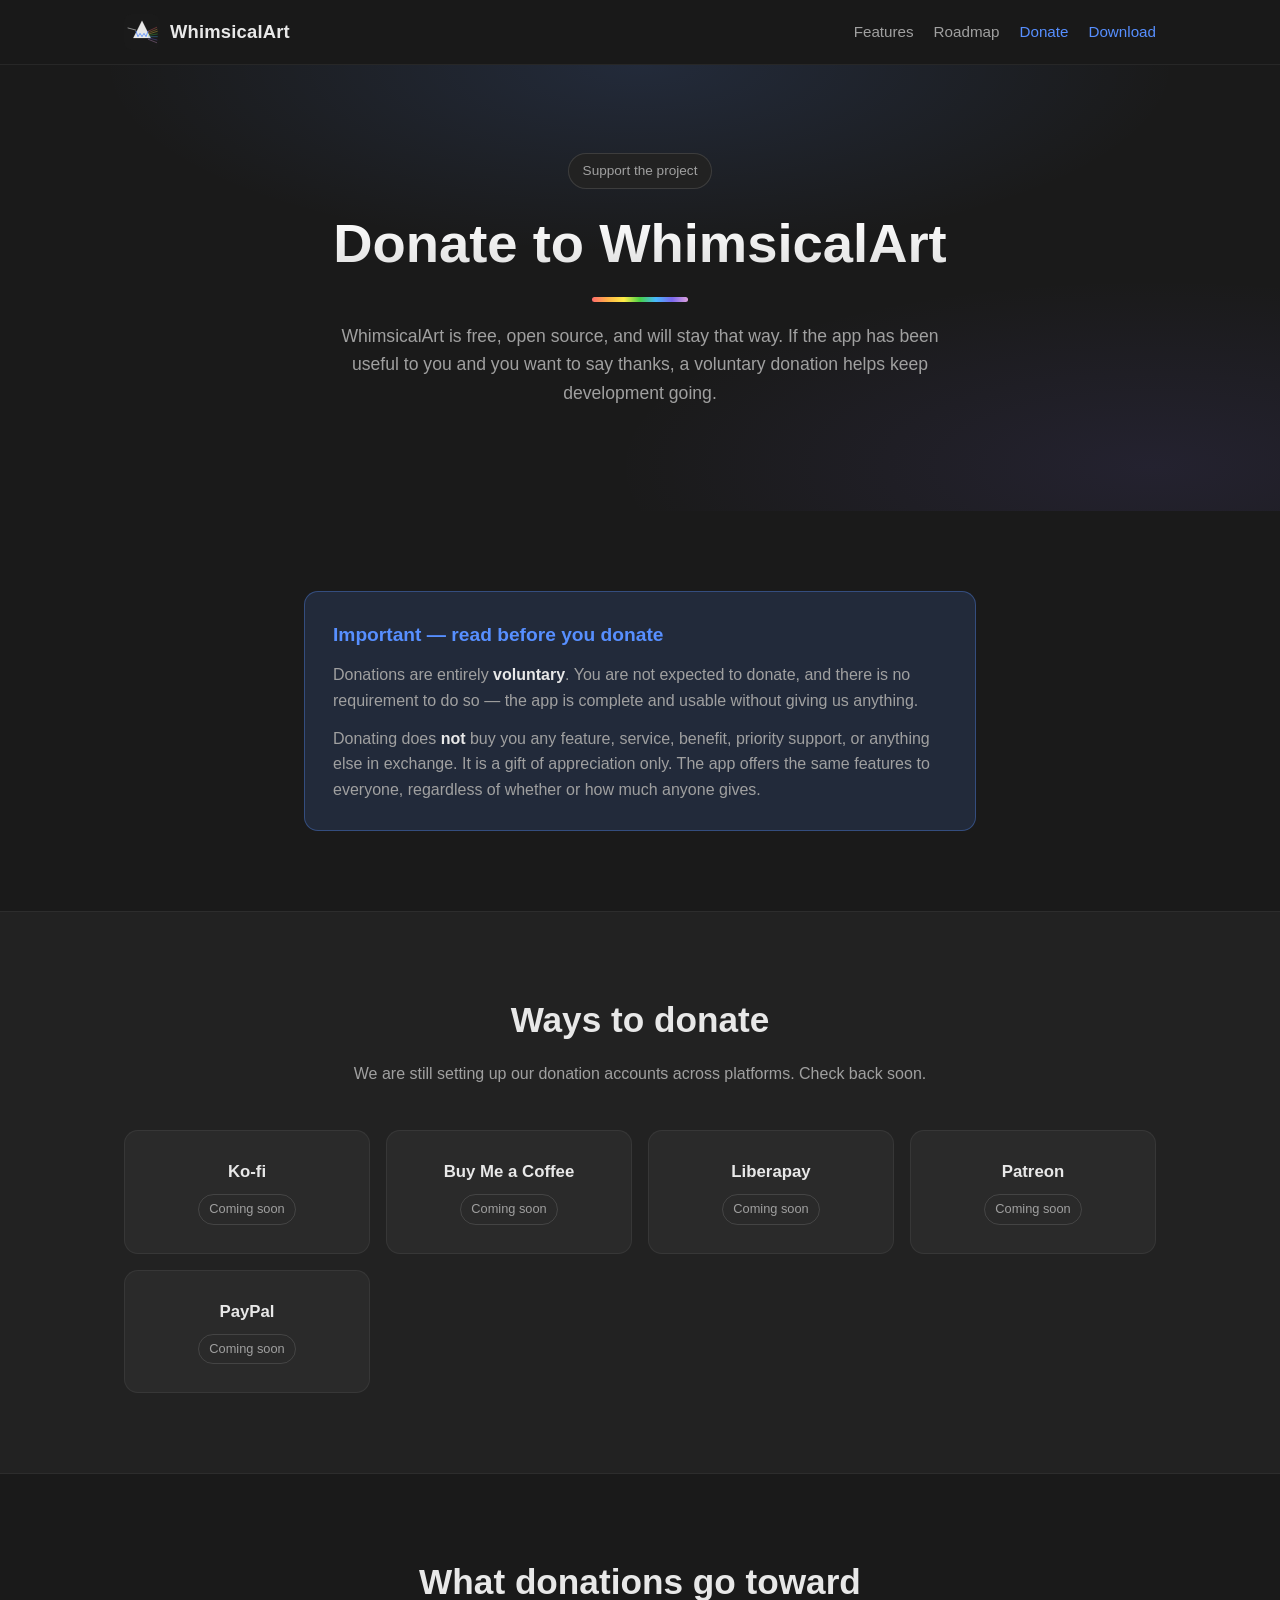
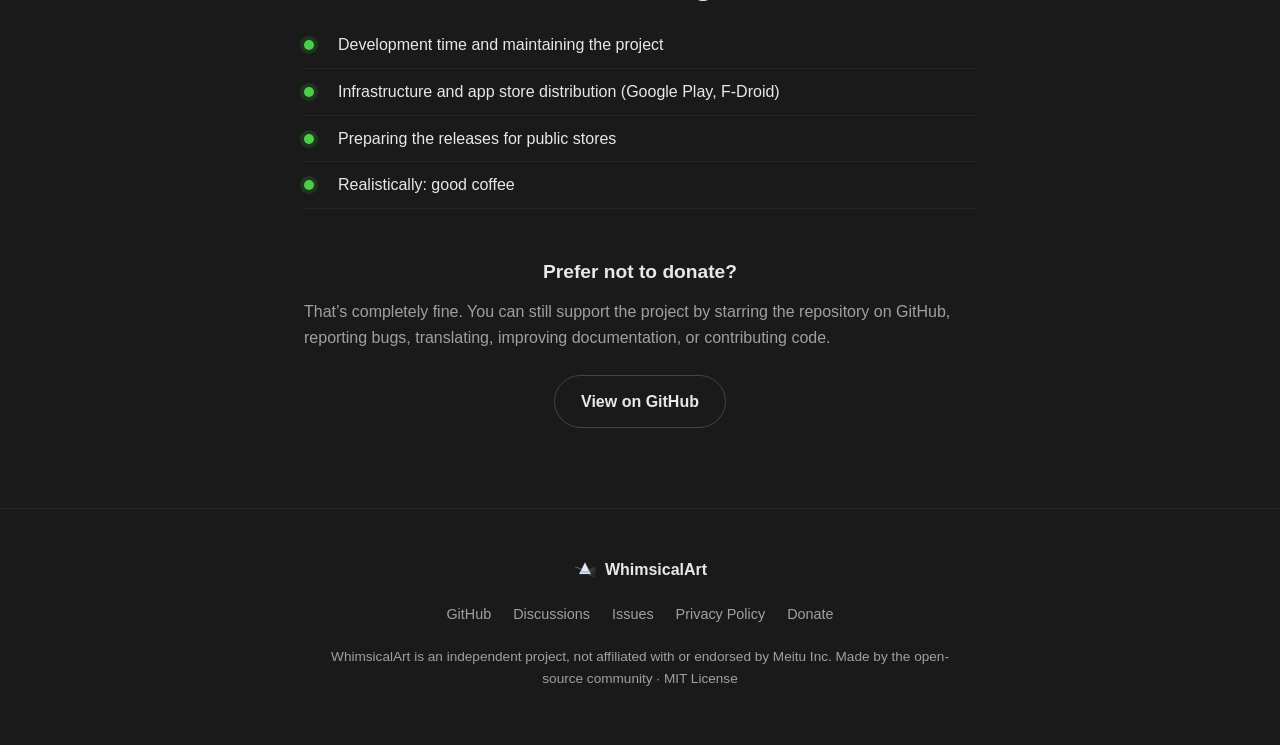
<file: donate.html>
<!DOCTYPE html>
<html lang="en">
<head>
  <meta charset="UTF-8">
  <meta name="viewport" content="width=device-width, initial-scale=1.0">
  <title>Donate — WhimsicalArt</title>
  <meta name="description" content="Support WhimsicalArt with a voluntary donation. No strings attached — donations never unlock features and never buy any service or benefit.">
  <meta name="robots" content="index, follow">
  <link rel="canonical" href="https://whimsicalart.github.io/donate.html">
  <link rel="icon" href="favicon.svg" type="image/svg+xml">
  <link rel="icon" href="favicon.ico" sizes="32x32">
  <link rel="apple-touch-icon" href="apple-touch-icon.png">
  <meta name="theme-color" content="#1A1A1A">
  <meta property="og:type" content="website">
  <meta property="og:url" content="https://whimsicalart.github.io/donate.html">
  <meta property="og:title" content="Donate — WhimsicalArt">
  <meta property="og:description" content="Support the free, open-source Android photo editor WhimsicalArt with a voluntary donation. No ads, no account, no subscription — gifting only.">
  <meta property="og:site_name" content="WhimsicalArt">
  <meta property="og:image" content="https://whimsicalart.github.io/og-image.jpg">
  <meta property="og:image:alt" content="WhimsicalArt logo — a prism dispersing light into a rainbow spectrum">
  <meta property="og:image:width" content="1200">
  <meta property="og:image:height" content="630">
  <meta property="og:locale" content="en_US">
  <meta name="twitter:card" content="summary_large_image">
  <meta name="twitter:title" content="Donate — WhimsicalArt">
  <meta name="twitter:description" content="Support the free, open-source Android photo editor WhimsicalArt with a voluntary donation.">
  <meta name="twitter:image" content="https://whimsicalart.github.io/og-image.jpg">
  <meta name="twitter:image:alt" content="WhimsicalArt logo — a prism dispersing light into a rainbow spectrum">
  <link rel="stylesheet" href="styles.css">
</head>
<body>
  <header class="site-header">
    <div class="container header-inner">
      <a class="brand" href="index.html" aria-label="WhimsicalArt home">
        <img class="brand-mark" src="favicon.svg" alt="" width="36" height="36">
        <span class="brand-name">WhimsicalArt</span>
      </a>
      <nav class="nav" aria-label="Primary">
        <a href="index.html#features">Features</a>
        <a href="index.html#roadmap">Roadmap</a>
        <a href="donate.html" class="nav-cta">Donate</a>
        <a href="https://play.google.com/store/apps/details?id=codes.pepper.whimsicalart" class="nav-cta">Download</a>
      </nav>
    </div>
  </header>

  <main>
    <section class="hero">
      <div class="container hero-inner">
        <span class="badge">Support the project</span>
        <h1 class="hero-title">Donate to WhimsicalArt</h1>
        <p class="hero-sub">
          WhimsicalArt is free, open source, and will stay that way. If the app has been useful to
          you and you want to say thanks, a voluntary donation helps keep development going.
        </p>
      </div>
    </section>

    <section class="section" id="voluntary">
      <div class="container narrow">
        <div class="notice">
          <h2>Important — read before you donate</h2>
          <p>
            Donations are entirely <strong>voluntary</strong>. You are not expected to donate, and
            there is no requirement to do so — the app is complete and usable without giving us
            anything.
          </p>
          <p>
            Donating does <strong>not</strong> buy you any feature, service, benefit, priority
            support, or anything else in exchange. It is a gift of appreciation only. The app
            offers the same features to everyone, regardless of whether or how much anyone gives.
          </p>
        </div>
      </div>
    </section>

    <section class="section section-alt" id="platforms">
      <div class="container">
        <h2 class="section-title">Ways to donate</h2>
        <p class="section-intro">
          We are still setting up our donation accounts across platforms. Check back soon.
        </p>
        <!-- TODO(you): replace each placeholder href with your real profile URL,
             e.g. https://ko-fi.com/yourname, https://paypal.me/yourname. -->
        <div class="platform-grid">
          <a class="platform-card" href="https://ko-fi.com/" target="_blank" rel="noopener" aria-label="Ko-fi (coming soon)">
            <span class="platform-name">Ko-fi</span>
            <span class="platform-badge">Coming soon</span>
          </a>
          <a class="platform-card" href="https://www.buymeacoffee.com/" target="_blank" rel="noopener" aria-label="Buy Me a Coffee (coming soon)">
            <span class="platform-name">Buy Me a Coffee</span>
            <span class="platform-badge">Coming soon</span>
          </a>
          <a class="platform-card" href="https://liberapay.com/" target="_blank" rel="noopener" aria-label="Liberapay (coming soon)">
            <span class="platform-name">Liberapay</span>
            <span class="platform-badge">Coming soon</span>
          </a>
          <a class="platform-card" href="https://www.patreon.com/" target="_blank" rel="noopener" aria-label="Patreon (coming soon)">
            <span class="platform-name">Patreon</span>
            <span class="platform-badge">Coming soon</span>
          </a>
          <a class="platform-card" href="https://www.paypal.com/" target="_blank" rel="noopener" aria-label="PayPal (coming soon)">
            <span class="platform-name">PayPal</span>
            <span class="platform-badge">Coming soon</span>
          </a>
        </div>
      </div>
    </section>

    <section class="section" id="use">
      <div class="container narrow">
        <h2 class="section-title">What donations go toward</h2>
        <ul class="roadmap list-done">
          <li>Development time and maintaining the project</li>
          <li>Infrastructure and app store distribution (Google Play, F-Droid)</li>
          <li>Preparing the releases for public stores</li>
          <li>Realistically: good coffee</li>
        </ul>
        <h2 class="section-title sub">Prefer not to donate?</h2>
        <p>
          That&rsquo;s completely fine. You can still support the project by starring the
          repository on GitHub, reporting bugs, translating, improving documentation, or
          contributing code.
        </p>
        <div class="hero-actions">
          <a class="btn btn-ghost" href="https://github.com/whimsicalart/whimsicalart">View on GitHub</a>
        </div>
      </div>
    </section>
  </main>

  <footer class="site-footer">
    <div class="container footer-inner">
      <div class="footer-brand">
        <img class="brand-mark" src="favicon.svg" alt="" width="24" height="24">
        <span>WhimsicalArt</span>
      </div>
      <nav class="footer-links" aria-label="Footer">
        <a href="https://github.com/whimsicalart/whimsicalart">GitHub</a>
        <a href="https://github.com/whimsicalart/whimsicalart/discussions">Discussions</a>
        <a href="https://github.com/whimsicalart/whimsicalart/issues">Issues</a>
        <a href="https://github.com/whimsicalart/whimsicalart/blob/master/PRIVACY.md">Privacy Policy</a>
        <a href="donate.html">Donate</a>
      </nav>
      <p class="footer-copy">
        WhimsicalArt is an independent project, not affiliated with or endorsed by Meitu Inc.
        Made by the open-source community &middot; MIT License
      </p>
    </div>
  </footer>
</body>
</html>
</file>
<file: styles.css>
:root {
  --bg: #1A1A1A;
  --bg-soft: #222222;
  --bg-raised: #2A2A2A;
  --text: #E8E8E8;
  --text-dim: #A0A0A0;
  --accent: #578FFF;
  --accent-soft: rgba(87, 143, 255, 0.14);
  --prism-gradient: linear-gradient(90deg, #FF6B6B, #FFB347, #FFED47, #47D147, #47B8FF, #7B68EE, #DDA0DD);
  --radius: 14px;
  --max-width: 1080px;
}

* {
  box-sizing: border-box;
  margin: 0;
  padding: 0;
}

html {
  scroll-behavior: smooth;
}

body {
  font-family: -apple-system, BlinkMacSystemFont, "Segoe UI", Roboto, "Helvetica Neue", Arial, sans-serif;
  background: var(--bg);
  color: var(--text);
  line-height: 1.6;
  -webkit-font-smoothing: antialiased;
}

a {
  color: var(--accent);
  text-decoration: none;
}

a:hover {
  text-decoration: underline;
}

.container {
  max-width: var(--max-width);
  margin: 0 auto;
  padding: 0 24px;
}

/* ---------- Header ---------- */

.site-header {
  position: sticky;
  top: 0;
  z-index: 10;
  background: rgba(26, 26, 26, 0.9);
  backdrop-filter: blur(10px);
  border-bottom: 1px solid rgba(255, 255, 255, 0.06);
}

.header-inner {
  display: flex;
  align-items: center;
  justify-content: space-between;
  height: 64px;
}

.brand {
  display: flex;
  align-items: center;
  gap: 10px;
  color: var(--text);
}

.brand:hover {
  text-decoration: none;
}

.brand-mark {
  display: block;
  border-radius: 8px;
}

.brand-name {
  font-weight: 700;
  font-size: 1.15rem;
  letter-spacing: 0.2px;
}

.nav {
  display: flex;
  align-items: center;
  gap: 20px;
}

.nav a {
  color: var(--text-dim);
  font-size: 0.95rem;
  font-weight: 500;
}

.nav a:hover {
  color: var(--text);
  text-decoration: none;
}

.nav-cta {
  color: var(--accent) !important;
}

/* ---------- Hero ---------- */

.hero {
  padding: 88px 0 72px;
  text-align: center;
  background:
    radial-gradient(60% 60% at 50% 0%, rgba(87, 143, 255, 0.14), transparent 70%),
    radial-gradient(60% 60% at 90% 90%, rgba(123, 104, 238, 0.10), transparent 70%),
    var(--bg);
}

.badge {
  display: inline-block;
  padding: 6px 14px;
  border: 1px solid rgba(255, 255, 255, 0.12);
  border-radius: 999px;
  font-size: 0.85rem;
  color: var(--text-dim);
  background: var(--bg-soft);
  margin-bottom: 24px;
}

.hero-title {
  font-size: clamp(2rem, 5.5vw, 3.4rem);
  font-weight: 800;
  line-height: 1.15;
  max-width: 760px;
  margin: 0 auto 20px;
  background: linear-gradient(180deg, #FFFFFF, #D0D0D0);
  -webkit-background-clip: text;
  background-clip: text;
  -webkit-text-fill-color: transparent;
}

.hero-title::after {
  content: "";
  display: block;
  width: 96px;
  height: 5px;
  margin: 22px auto 0;
  border-radius: 99px;
  background: var(--prism-gradient);
}

.hero-sub {
  max-width: 640px;
  margin: 0 auto 32px;
  font-size: 1.1rem;
  color: var(--text-dim);
}

.hero-actions {
  display: flex;
  justify-content: center;
  flex-wrap: wrap;
  gap: 14px;
  align-items: center;
}

/* ---------- Download dropdown ---------- */

.download-dropdown {
  display: inline-flex;
  align-items: stretch;
  border-radius: 999px;
  box-shadow: 0 8px 24px rgba(87, 143, 255, 0.35);
}

.btn.btn-download-main {
  display: inline-flex;
  align-items: center;
  min-height: 48px;
  border-radius: 999px 0 0 999px;
  padding-right: 18px;
  box-shadow: none;
}

.btn.btn-download-main:hover {
  transform: none;
  box-shadow: none;
}

.btn-download-more {
  position: relative;
  display: inline-flex;
}

.btn-download-more summary {
  list-style: none;
  cursor: pointer;
  display: inline-flex;
  align-items: center;
  justify-content: center;
  min-width: 46px;
  min-height: 48px;
  padding: 0 16px;
  background: var(--accent);
  color: #FFFFFF;
  font-size: 0.95rem;
  border-radius: 0 999px 999px 0;
  border-left: 1px solid rgba(255, 255, 255, 0.35);
  box-shadow: none;
  transition: background 0.15s ease;
}

.btn-download-more summary:hover,
.btn-download-more[open] summary {
  background: #3f76e8;
}

.btn-download-more summary::-webkit-details-marker {
  display: none;
}

.download-menu {
  position: absolute;
  right: 0;
  top: calc(100% + 10px);
  min-width: 240px;
  background: var(--bg-raised);
  border: 1px solid rgba(255, 255, 255, 0.12);
  border-radius: 12px;
  box-shadow: 0 16px 40px rgba(0, 0, 0, 0.5);
  padding: 6px;
  display: flex;
  flex-direction: column;
  gap: 2px;
  z-index: 30;
  animation: menu-in 0.15s ease;
}

.download-option {
  display: flex;
  justify-content: space-between;
  align-items: center;
  gap: 14px;
  padding: 10px 14px;
  border-radius: 8px;
  color: var(--text);
  font-size: 0.95rem;
  font-weight: 500;
  white-space: nowrap;
}

.download-option:hover {
  background: var(--accent-soft);
  color: var(--text);
  text-decoration: none;
}

.opt-tag {
  color: var(--accent);
  font-size: 0.72rem;
  font-weight: 600;
  text-transform: uppercase;
  letter-spacing: 0.4px;
}

@keyframes menu-in {
  from {
    opacity: 0;
    transform: translateY(-4px);
  }
  to {
    opacity: 1;
    transform: translateY(0);
  }
}

.sr-only {
  position: absolute;
  width: 1px;
  height: 1px;
  padding: 0;
  margin: -1px;
  overflow: hidden;
  clip: rect(0, 0, 0, 0);
  white-space: nowrap;
  border: 0;
}

@media (max-width: 640px) {
  .download-menu {
    min-width: 220px;
  }

  .btn-download-more summary {
    min-width: 42px;
    padding: 0 13px;
  }

  .btn-download-main {
    min-height: 48px;
  }
}

.btn {
  display: inline-block;
  padding: 13px 26px;
  border-radius: 999px;
  font-weight: 600;
  font-size: 1rem;
  transition: transform 0.15s ease, box-shadow 0.15s ease;
}

.btn:hover {
  transform: translateY(-1px);
  text-decoration: none;
}

.btn-primary {
  background: var(--accent);
  color: #FFFFFF;
  box-shadow: 0 8px 24px rgba(87, 143, 255, 0.35);
}

.btn-primary:hover {
  box-shadow: 0 10px 30px rgba(87, 143, 255, 0.45);
}

.btn-ghost {
  color: var(--text);
  border: 1px solid rgba(255, 255, 255, 0.18);
  background: transparent;
}

.btn-ghost:hover {
  border-color: var(--accent);
  color: var(--text);
}

.hero-note {
  margin-top: 22px;
  font-size: 0.9rem;
  color: var(--text-dim);
}

/* ---------- Screenshot gallery ---------- */

.section-screenshots .container {
  max-width: 1280px;
}

.shot-group {
  margin-bottom: 40px;
}

.shot-group:last-child {
  margin-bottom: 0;
}

.shot-group-title {
  font-size: 1.05rem;
  font-weight: 600;
  color: var(--accent);
  margin-bottom: 16px;
}

.shot-strip {
  overflow-x: auto;
  overscroll-behavior-x: contain;
  scrollbar-width: none;
  -webkit-overflow-scrolling: touch;
  cursor: grab;
  user-select: none;
  -webkit-user-select: none;
  -webkit-mask-image: linear-gradient(90deg, transparent, #000 6%, #000 94%, transparent);
  mask-image: linear-gradient(90deg, transparent, #000 6%, #000 94%, transparent);
  touch-action: pan-x pan-y;
}

.shot-strip::-webkit-scrollbar {
  display: none;
}

.shot-strip.dragging {
  cursor: grabbing;
}

.shot-track {
  display: flex;
  width: max-content;
}

.shot-set {
  display: flex;
  gap: 16px;
  padding-right: 16px;
}

.shot {
  margin: 0;
  border-radius: 18px;
  overflow: hidden;
  border: 1px solid rgba(255, 255, 255, 0.08);
  background: var(--bg-raised);
  box-shadow: 0 10px 28px rgba(0, 0, 0, 0.35);
  flex-shrink: 0;
  cursor: zoom-in;
  touch-action: manipulation;
  transition: transform 0.3s ease, border-color 0.3s ease, box-shadow 0.3s ease;
}

.shot:hover {
  transform: translateY(-4px);
  border-color: rgba(87, 143, 255, 0.55);
  box-shadow: 0 16px 36px rgba(0, 0, 0, 0.45);
}

.shot img {
  display: block;
  width: auto;
  height: 320px;
  pointer-events: none;
}

.shot.shot-tablet img {
  height: 240px;
}

@media (max-width: 640px) {
  .shot img {
    height: 260px;
  }

  .shot.shot-tablet img {
    height: 190px;
  }
}

/* ---------- Sections ---------- */

.section {
  padding: 80px 0;
}

.section-alt {
  background: var(--bg-soft);
  border-block: 1px solid rgba(255, 255, 255, 0.05);
}

.section-title {
  font-size: clamp(1.6rem, 3.5vw, 2.2rem);
  font-weight: 700;
  text-align: center;
  margin-bottom: 12px;
}

.section-intro {
  text-align: center;
  color: var(--text-dim);
  max-width: 640px;
  margin: 0 auto 44px;
}

.feature-grid {
  display: grid;
  grid-template-columns: repeat(auto-fit, minmax(280px, 1fr));
  gap: 20px;
}

.feature-card {
  background: var(--bg-raised);
  border: 1px solid rgba(255, 255, 255, 0.06);
  border-radius: var(--radius);
  padding: 24px;
  transition: border-color 0.2s ease, transform 0.2s ease;
}

.feature-card:hover {
  border-color: rgba(87, 143, 255, 0.4);
  transform: translateY(-3px);
}

.feature-card h3 {
  font-size: 1.1rem;
  margin-bottom: 8px;
}

.feature-card p {
  color: var(--text-dim);
  font-size: 0.95rem;
}

.value-grid {
  display: grid;
  grid-template-columns: repeat(auto-fit, minmax(240px, 1fr));
  gap: 20px;
  text-align: center;
}

.value-item {
  padding: 24px 16px;
  border-radius: var(--radius);
  background: var(--bg-raised);
  border: 1px solid rgba(255, 255, 255, 0.06);
}

.value-item h3 {
  font-size: 1.05rem;
  margin-bottom: 8px;
  color: var(--accent);
}

.value-item p {
  color: var(--text-dim);
  font-size: 0.95rem;
}

/* ---------- Roadmap ---------- */

.roadmap {
  max-width: 700px;
  margin: 0 auto;
  padding: 0;
  list-style: none;
}

.roadmap li {
  position: relative;
  padding: 10px 0 10px 34px;
  color: var(--text-dim);
  border-bottom: 1px solid rgba(255, 255, 255, 0.05);
}

.roadmap li::before {
  content: "";
  position: absolute;
  left: 0;
  top: 18px;
  width: 10px;
  height: 10px;
  border-radius: 50%;
}

.list-done li::before {
  background: #47D147;
  box-shadow: 0 0 0 4px rgba(71, 209, 71, 0.15);
}

.list-done li {
  color: var(--text);
}

.list-todo {
  margin-top: 24px;
}

.list-todo li::before {
  background: transparent;
  border: 2px solid var(--accent);
}

.list-todo li {
  color: var(--text-dim);
}

/* ---------- Download ---------- */

.download-inner {
  text-align: center;
  max-width: 640px;
}

.download-inner p {
  color: var(--text-dim);
  margin-bottom: 28px;
}

/* ---------- Footer ---------- */

.site-footer {
  padding: 48px 0 56px;
  border-top: 1px solid rgba(255, 255, 255, 0.06);
}

.footer-inner {
  display: flex;
  flex-direction: column;
  align-items: center;
  gap: 20px;
  text-align: center;
}

.footer-brand {
  display: flex;
  align-items: center;
  gap: 8px;
  font-weight: 600;
}

.footer-brand .brand-mark {
  border-radius: 6px;
}

.footer-links {
  display: flex;
  flex-wrap: wrap;
  justify-content: center;
  gap: 22px;
  font-size: 0.9rem;
}

.footer-links a {
  color: var(--text-dim);
}

.footer-links a:hover {
  color: var(--text);
}

.footer-copy {
  font-size: 0.85rem;
  color: var(--text-dim);
  max-width: 640px;
}

/* ---------- Lightbox ---------- */

body.scroll-lock {
  overflow: hidden;
}

.lightbox {
  position: fixed;
  inset: 0;
  z-index: 100;
  display: flex;
  align-items: center;
  justify-content: center;
  background: rgba(10, 10, 10, 0.92);
  backdrop-filter: blur(4px);
}

.lightbox[hidden] {
  display: none;
}

.lightbox-stage {
  display: flex;
  flex-direction: column;
  align-items: center;
  gap: 18px;
  max-width: 94vw;
}

.lightbox-stage img {
  max-width: 100%;
  max-height: 82vh;
  width: auto;
  height: auto;
  border-radius: 12px;
  box-shadow: 0 24px 64px rgba(0, 0, 0, 0.6);
  animation: lightbox-in 0.25s ease;
}

.lightbox-caption {
  margin: 0;
  color: var(--text-dim);
  font-size: 0.95rem;
  text-align: center;
}

.lightbox-close {
  position: absolute;
  top: 18px;
  right: 18px;
  width: 44px;
  height: 44px;
  border-radius: 50%;
  border: 1px solid rgba(255, 255, 255, 0.2);
  background: rgba(26, 26, 26, 0.7);
  color: var(--text);
  font-size: 1.1rem;
  cursor: pointer;
  display: flex;
  align-items: center;
  justify-content: center;
  transition: background 0.2s ease, border-color 0.2s ease;
}

.lightbox-close:hover {
  background: rgba(87, 143, 255, 0.3);
  border-color: var(--accent);
}

.lightbox-nav {
  position: absolute;
  top: 50%;
  transform: translateY(-50%);
  width: 52px;
  height: 52px;
  border-radius: 50%;
  border: 1px solid rgba(255, 255, 255, 0.2);
  background: rgba(26, 26, 26, 0.7);
  color: var(--text);
  font-size: 1.8rem;
  line-height: 1;
  cursor: pointer;
  display: flex;
  align-items: center;
  justify-content: center;
  padding-bottom: 4px;
  transition: background 0.2s ease, border-color 0.2s ease;
}

.lightbox-nav:hover {
  background: rgba(87, 143, 255, 0.3);
  border-color: var(--accent);
}

.lightbox-prev {
  left: 18px;
}

.lightbox-next {
  right: 18px;
}

.lightbox-nav:disabled {
  opacity: 0.25;
  cursor: default;
}

@keyframes lightbox-in {
  from {
    opacity: 0;
    transform: scale(0.96);
  }
  to {
    opacity: 1;
    transform: scale(1);
  }
}

@media (max-width: 640px) {
  .lightbox-nav {
    top: auto;
    bottom: 18px;
    transform: none;
    width: 48px;
    height: 48px;
  }

  .lightbox-prev {
    left: 18px;
  }

  .lightbox-next {
    right: 18px;
  }

  .lightbox-stage img {
    max-height: 74vh;
  }
}

/* ---------- Donation page ---------- */

.container.narrow {
  max-width: 720px;
}

.notice {
  background: var(--accent-soft);
  border: 1px solid rgba(87, 143, 255, 0.35);
  border-radius: var(--radius);
  padding: 28px;
}

.notice h2 {
  font-size: 1.2rem;
  margin-bottom: 12px;
  color: var(--accent);
}

.notice p {
  color: var(--text-dim);
  margin-bottom: 12px;
}

.notice p:last-child {
  margin-bottom: 0;
}

.notice strong {
  color: var(--text);
}

.platform-grid {
  display: grid;
  grid-template-columns: repeat(auto-fit, minmax(220px, 1fr));
  gap: 16px;
}

.platform-card {
  display: flex;
  flex-direction: column;
  gap: 8px;
  align-items: center;
  justify-content: center;
  padding: 28px 16px;
  background: var(--bg-raised);
  border: 1px solid rgba(255, 255, 255, 0.06);
  border-radius: var(--radius);
  color: var(--text);
  font-weight: 600;
  transition: border-color 0.2s ease, transform 0.2s ease;
}

.platform-card:hover {
  border-color: rgba(87, 143, 255, 0.4);
  transform: translateY(-3px);
  text-decoration: none;
  color: var(--text);
}

.platform-name {
  font-size: 1.05rem;
}

.platform-badge {
  font-size: 0.8rem;
  font-weight: 500;
  color: var(--text-dim);
  padding: 4px 10px;
  border: 1px solid rgba(255, 255, 255, 0.12);
  border-radius: 999px;
}

.section-title.sub {
  margin-top: 48px;
  font-size: 1.2rem;
}

#use .container.narrow > p {
  color: var(--text-dim);
  margin-bottom: 24px;
}

/* ---------- Responsive ---------- */

@media (max-width: 640px) {
  .hero {
    padding: 64px 0 56px;
  }

  .nav {
    gap: 12px;
  }

  .nav a:not(.nav-cta) {
    display: none;
  }

  .section {
    padding: 60px 0;
  }
}
</file>
